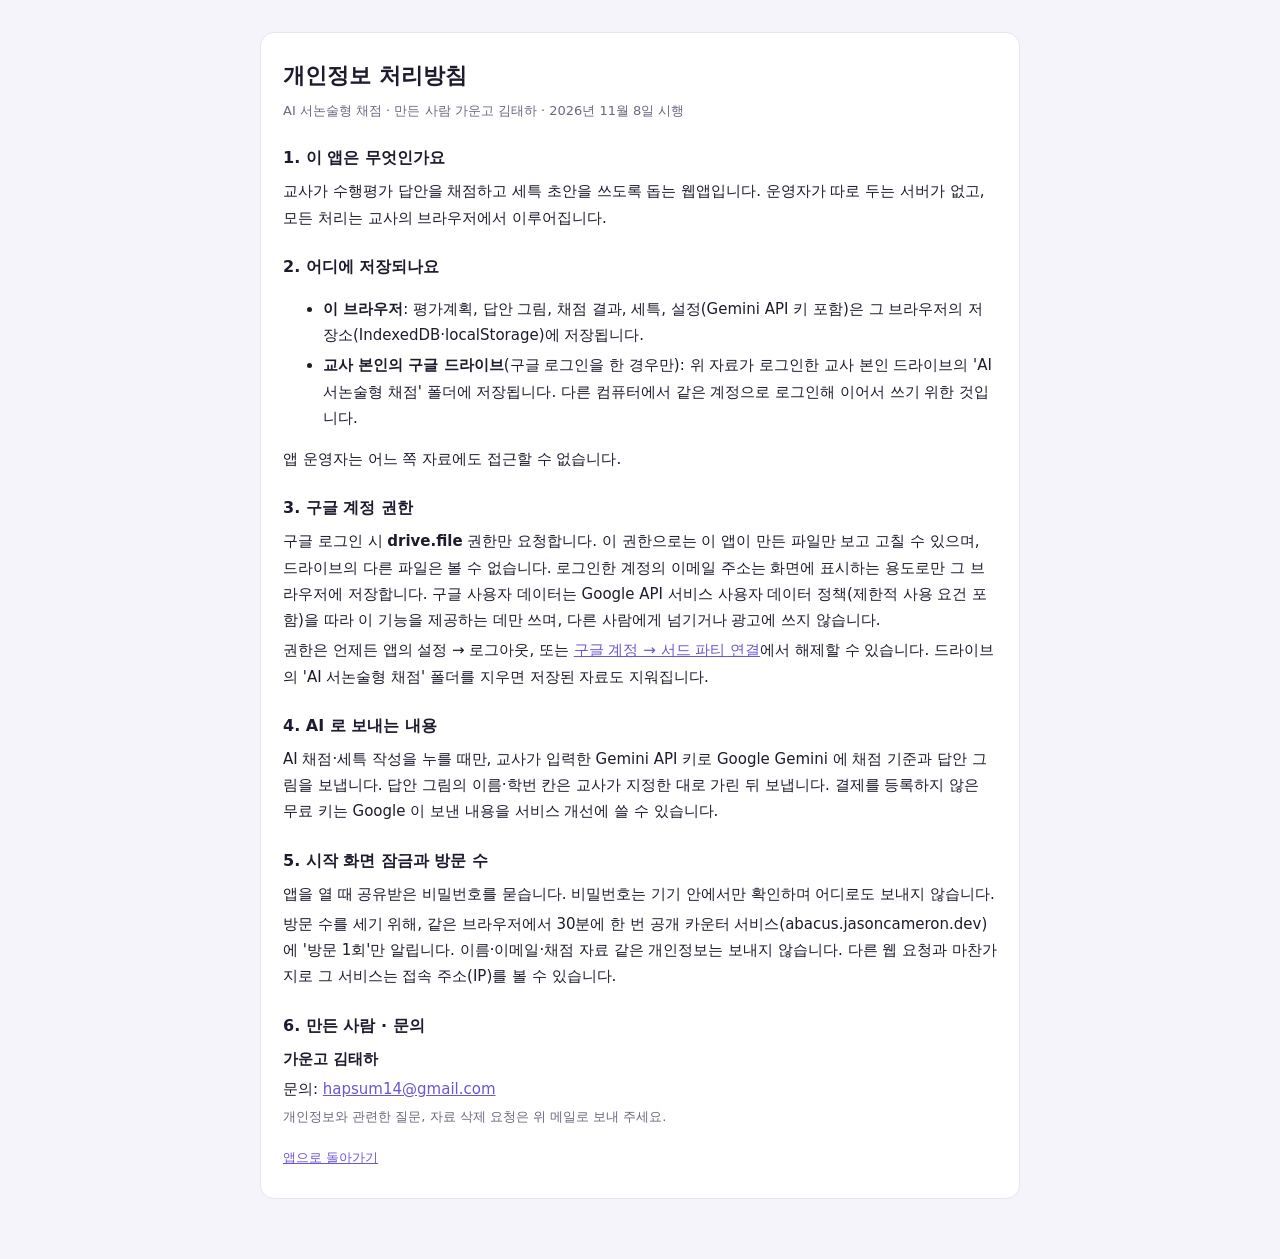
<file: privacy.html>
<!doctype html>
<html lang="ko">
<head>
<meta charset="utf-8">
<meta name="viewport" content="width=device-width, initial-scale=1">
<title>개인정보 처리방침 · AI 서논술형 채점</title>
<style>
  :root{--bg:#F5F4FA;--card:#fff;--text:#1E1B2E;--muted:#6B6880;--accent:#6E56CF;--line:#E7E4F0}
  @media (prefers-color-scheme:dark){:root{--bg:#16131F;--card:#1F1B2C;--text:#ECE9F5;--muted:#A6A1B8;--accent:#B7A6FF;--line:#2F2A42}}
  body{margin:0;background:var(--bg);color:var(--text);font:15px/1.75 "IBM Plex Sans KR","Noto Sans KR",system-ui,sans-serif}
  main{max-width:760px;margin:0 auto;padding:32px 16px 60px}
  .card{background:var(--card);border:1px solid var(--line);border-radius:14px;padding:24px 22px}
  h1{font-size:22px;margin:0 0 4px} h2{font-size:16px;margin:22px 0 6px}
  p,li{margin:4px 0} .muted{color:var(--muted);font-size:13px} a{color:var(--accent)}
</style>
</head>
<body>
<main><div class="card">
  <h1>개인정보 처리방침</h1>
  <p class="muted">AI 서논술형 채점 · 만든 사람 가운고 김태하 · 2026년 11월 8일 시행</p>

  <h2>1. 이 앱은 무엇인가요</h2>
  <p>교사가 수행평가 답안을 채점하고 세특 초안을 쓰도록 돕는 웹앱입니다. 운영자가 따로 두는 서버가 없고, 모든 처리는 교사의 브라우저에서 이루어집니다.</p>

  <h2>2. 어디에 저장되나요</h2>
  <ul>
    <li><b>이 브라우저</b>: 평가계획, 답안 그림, 채점 결과, 세특, 설정(Gemini API 키 포함)은 그 브라우저의 저장소(IndexedDB·localStorage)에 저장됩니다.</li>
    <li><b>교사 본인의 구글 드라이브</b>(구글 로그인을 한 경우만): 위 자료가 로그인한 교사 본인 드라이브의 'AI 서논술형 채점' 폴더에 저장됩니다. 다른 컴퓨터에서 같은 계정으로 로그인해 이어서 쓰기 위한 것입니다.</li>
  </ul>
  <p>앱 운영자는 어느 쪽 자료에도 접근할 수 없습니다.</p>

  <h2>3. 구글 계정 권한</h2>
  <p>구글 로그인 시 <b>drive.file</b> 권한만 요청합니다. 이 권한으로는 이 앱이 만든 파일만 보고 고칠 수 있으며, 드라이브의 다른 파일은 볼 수 없습니다. 로그인한 계정의 이메일 주소는 화면에 표시하는 용도로만 그 브라우저에 저장합니다.
  구글 사용자 데이터는 Google API 서비스 사용자 데이터 정책(제한적 사용 요건 포함)을 따라 이 기능을 제공하는 데만 쓰며, 다른 사람에게 넘기거나 광고에 쓰지 않습니다.</p>
  <p>권한은 언제든 앱의 설정 → 로그아웃, 또는 <a href="https://myaccount.google.com/permissions" target="_blank" rel="noopener">구글 계정 → 서드 파티 연결</a>에서 해제할 수 있습니다. 드라이브의 'AI 서논술형 채점' 폴더를 지우면 저장된 자료도 지워집니다.</p>

  <h2>4. AI 로 보내는 내용</h2>
  <p>AI 채점·세특 작성을 누를 때만, 교사가 입력한 Gemini API 키로 Google Gemini 에 채점 기준과 답안 그림을 보냅니다. 답안 그림의 이름·학번 칸은 교사가 지정한 대로 가린 뒤 보냅니다. 결제를 등록하지 않은 무료 키는 Google 이 보낸 내용을 서비스 개선에 쓸 수 있습니다.</p>

  <h2>5. 시작 화면 잠금과 방문 수</h2>
  <p>앱을 열 때 공유받은 비밀번호를 묻습니다. 비밀번호는 기기 안에서만 확인하며 어디로도 보내지 않습니다.</p>
  <p>방문 수를 세기 위해, 같은 브라우저에서 30분에 한 번 공개 카운터 서비스(abacus.jasoncameron.dev)에 '방문 1회'만 알립니다. 이름·이메일·채점 자료 같은 개인정보는 보내지 않습니다. 다른 웹 요청과 마찬가지로 그 서비스는 접속 주소(IP)를 볼 수 있습니다.</p>

  <h2>6. 만든 사람 · 문의</h2>
  <p><b>가운고 김태하</b></p>
  <p>문의: <a href="mailto:hapsum14@gmail.com">hapsum14@gmail.com</a></p>
  <p class="muted">개인정보와 관련한 질문, 자료 삭제 요청은 위 메일로 보내 주세요.</p>
  <p class="muted" style="margin-top:18px"><a href="./">앱으로 돌아가기</a></p>
</div></main>
</body>
</html>
</file>
